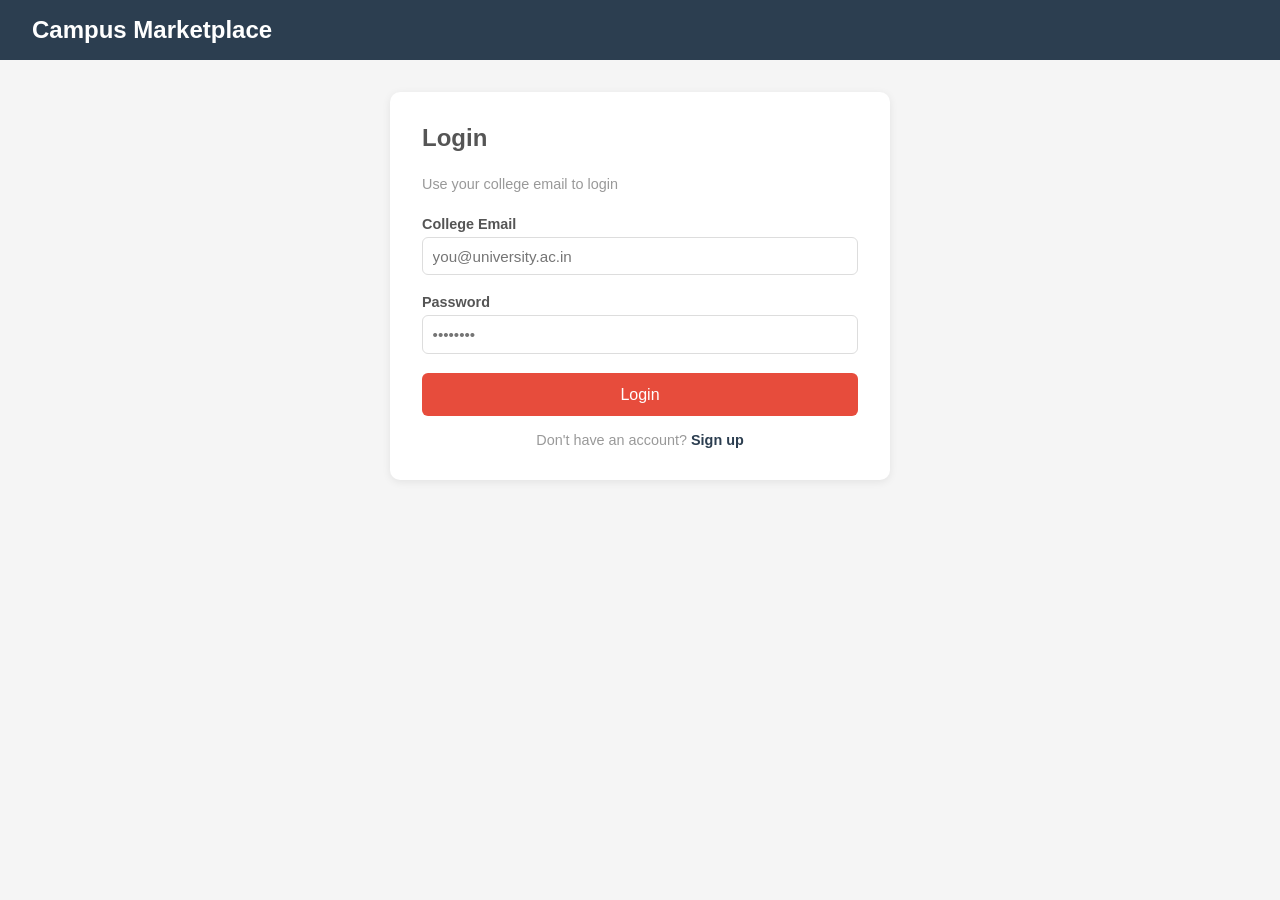
<file: templates/login.html>
<!DOCTYPE html>
<html>
<head>
    <title>Login - Campus Marketplace</title>
    <link rel="stylesheet" href="/static/css/style.css">
</head>
<body>
    <nav><h1>Campus Marketplace</h1></nav>
    <main>
        <div class="form-container">
            <h2>Login</h2>
            <p class="subtitle">Use your college email to login</p>
            <div id="error" class="error-msg" style="display:none"></div>
            <div class="form-group">
                <label>College Email</label>
                <input type="email" id="email" placeholder="you@university.ac.in">
            </div>
            <div class="form-group">
                <label>Password</label>
                <input type="password" id="password" placeholder="••••••••">
            </div>
            <button onclick="submitLogin()">Login</button>
            <p class="switch">Don't have an account? <a href="/signup">Sign up</a></p>
        </div>
    </main>
    <script>
        async function submitLogin() {
            const email = document.getElementById('email').value;
            const password = document.getElementById('password').value;
            const res = await fetch('/login', {
                method: 'POST',
                headers: { 'Content-Type': 'application/json' },
                body: JSON.stringify({ email, password })
            });
            const data = await res.json();
            if (res.ok) {
                window.location.href = '/';
            } else {
                document.getElementById('error').style.display = 'block';
                document.getElementById('error').textContent = data.error;
            }
        }
    </script>
</body>
</html>
</file>
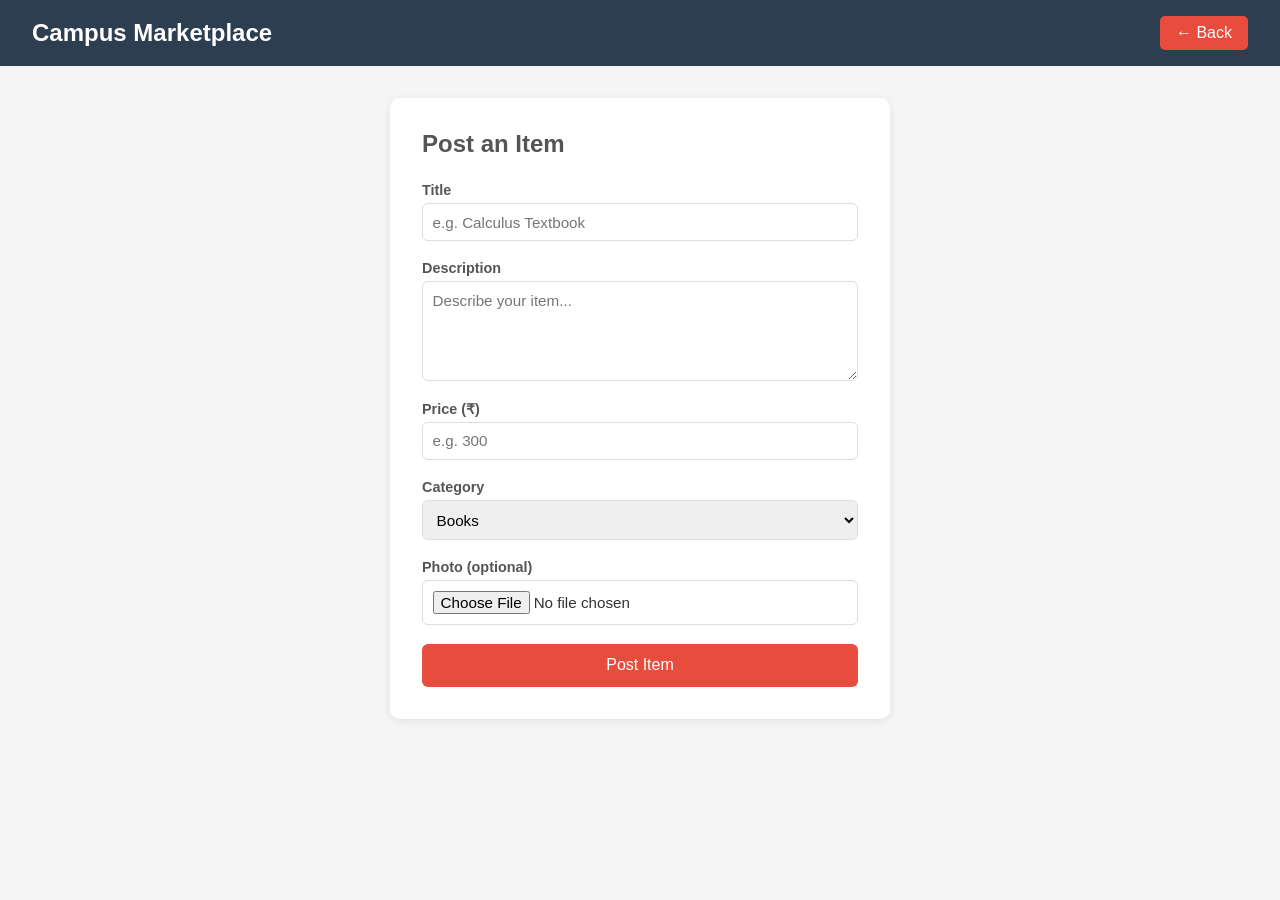
<file: templates/post.html>
<!DOCTYPE html>
<html>
<head>
    <title>Post an Item</title>
    <link rel="stylesheet" href="/static/css/style.css">
</head>
<body>
    <nav>
        <h1>Campus Marketplace</h1>
        <a href="/">← Back</a>
    </nav>
    <main>
        <div class="form-container">
            <h2>Post an Item</h2>
            <div id="error" class="error-msg" style="display:none"></div>
            <div class="form-group">
                <label>Title</label>
                <input type="text" id="title" placeholder="e.g. Calculus Textbook">
            </div>
            <div class="form-group">
                <label>Description</label>
                <textarea id="description" placeholder="Describe your item..."></textarea>
            </div>
            <div class="form-group">
                <label>Price (₹)</label>
                <input type="number" id="price" placeholder="e.g. 300">
            </div>
            <div class="form-group">
                <label>Category</label>
                <select id="category">
                    <option>Books</option>
                    <option>Electronics</option>
                    <option>Clothing</option>
                    <option>Stationery</option>
                    <option>Other</option>
                </select>
            </div>
            <div class="form-group">
                <label>Photo (optional)</label>
                <input type="file" id="image" accept="image/*">
                <div id="preview-wrapper" style="display:none; margin-top:10px;">
                    <img id="preview" style="max-width:100%; border-radius:8px;">
                </div>
            </div>
            <button onclick="submitListing()">Post Item</button>
        </div>
    </main>
    <script>
        document.getElementById('image').addEventListener('change', function() {
            const file = this.files[0];
            if (file) {
                const reader = new FileReader();
                reader.onload = function(e) {
                    document.getElementById('preview').src = e.target.result;
                    document.getElementById('preview-wrapper').style.display = 'block';
                }
                reader.readAsDataURL(file);
            }
        });

        async function submitListing() {
            const formData = new FormData();
            formData.append('title', document.getElementById('title').value);
            formData.append('description', document.getElementById('description').value);
            formData.append('price', document.getElementById('price').value);
            formData.append('category', document.getElementById('category').value);
            const imageFile = document.getElementById('image').files[0];
            if (imageFile) {
                formData.append('image', imageFile);
            }
            const res = await fetch('/api/listings', {
                method: 'POST',
                body: formData
            });
            const data = await res.json();
            if (res.ok) {
                window.location.href = '/';
            } else {
                document.getElementById('error').style.display = 'block';
                document.getElementById('error').textContent = data.error;
            }
        }
    </script>
</body>
</html>
</file>
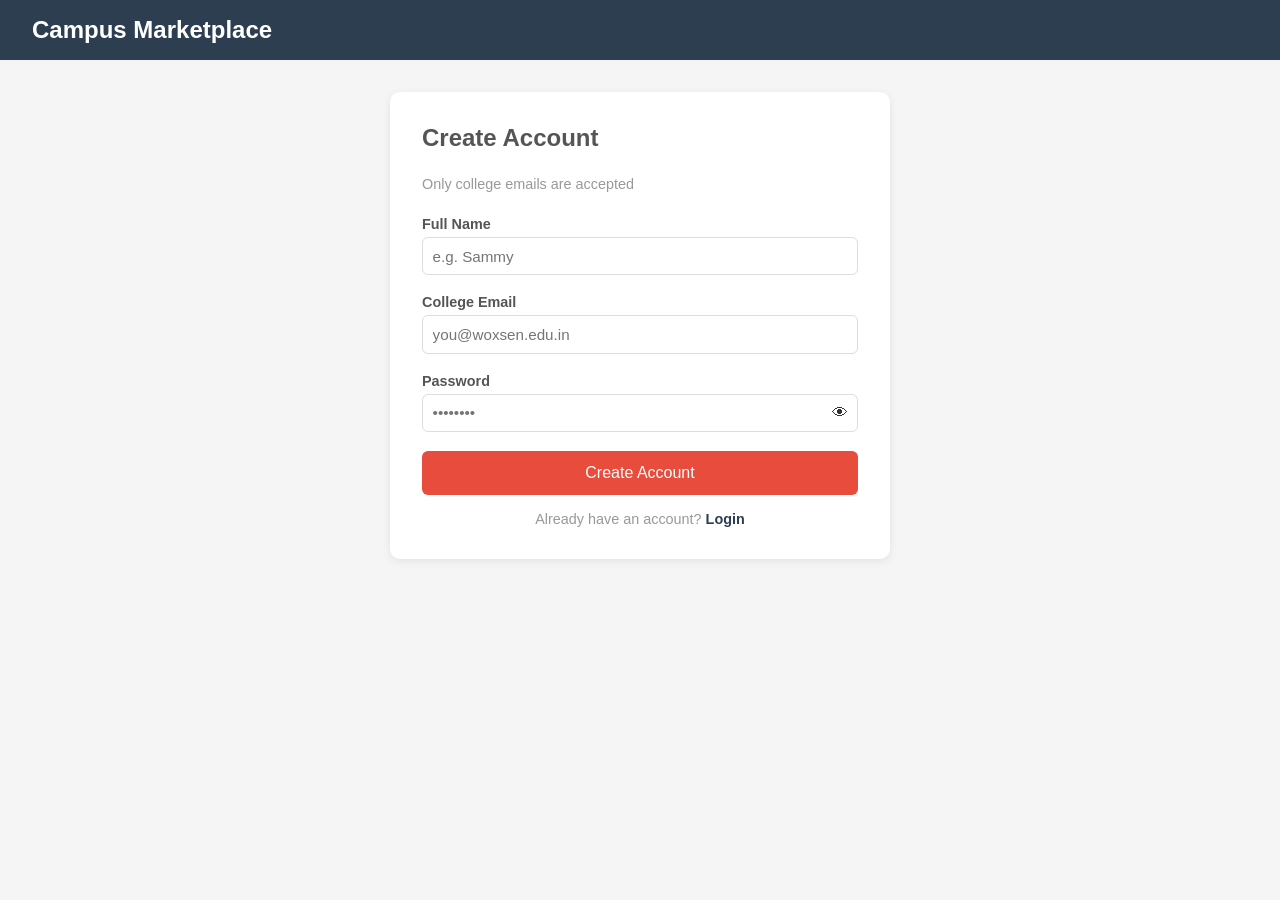
<file: templates/signup.html>
<!DOCTYPE html>
<html>
<head>
    <title>Sign Up - Campus Marketplace</title>
    <link rel="stylesheet" href="/static/css/style.css">
</head>
<body>
    <nav><h1>Campus Marketplace</h1></nav>
    <main>
        <div class="form-container">
            <h2>Create Account</h2>
            <p class="subtitle">Only college emails are accepted</p>
            <div id="error" class="error-msg" style="display:none"></div>
            <div class="form-group">
                <label>Full Name</label>
                <input type="text" id="name" placeholder="e.g. Sammy">
            </div>
            <div class="form-group">
                <label>College Email</label>
                <input type="email" id="email" placeholder="you@woxsen.edu.in">
            </div>
            <div class="form-group">
                <label>Password</label>
                <div class="password-wrapper">
                    <input type="password" id="password" placeholder="••••••••">
                    <span onclick="togglePassword()" id="eye">👁</span>
                </div>
            </div>
            <button onclick="submitSignup()">Create Account</button>
            <p class="switch">Already have an account? <a href="/login">Login</a></p>
        </div>
    </main>
    <script>
        function togglePassword() {
            const input = document.getElementById('password');
            const eye = document.getElementById('eye');
            if (input.type === 'password') {
                input.type = 'text';
                eye.textContent = '🙈';
            } else {
                input.type = 'password';
                eye.textContent = '👁';
            }
        }

        async function submitSignup() {
            const name = document.getElementById('name').value;
            const email = document.getElementById('email').value;
            const password = document.getElementById('password').value;
            const res = await fetch('/signup', {
                method: 'POST',
                headers: { 'Content-Type': 'application/json' },
                body: JSON.stringify({ name, email, password })
            });
            const data = await res.json();
            if (res.ok) {
                window.location.href = '/login';
            } else {
                document.getElementById('error').style.display = 'block';
                document.getElementById('error').textContent = data.error;
            }
        }
    </script>
</body>
</html>
</file>
<file: static/css/style.css>
* {
    margin: 0;
    padding: 0;
    box-sizing: border-box;
    font-family: Arial, sans-serif;
}
body { background-color: #f5f5f5; color: #333; }
nav {
    background-color: #2c3e50;
    color: white;
    padding: 1rem 2rem;
    display: flex;
    justify-content: space-between;
    align-items: center;
}
nav h1 { font-size: 1.5rem; }
nav a {
    background-color: #e74c3c;
    color: white;
    padding: 0.5rem 1rem;
    border-radius: 5px;
    text-decoration: none;
}
main {
    max-width: 1100px;
    margin: 2rem auto;
    padding: 0 1rem;
}
main h2 { margin-bottom: 1.5rem; color: #555; }
.grid {
    display: grid;
    grid-template-columns: repeat(auto-fill, minmax(220px, 1fr));
    gap: 1.5rem;
}
.card {
    background: white;
    border-radius: 10px;
    padding: 1rem;
    box-shadow: 0 2px 8px rgba(0,0,0,0.08);
}
.card h3 { font-size: 1rem; margin-bottom: 0.4rem; }
.card p { font-size: 0.9rem; color: #777; margin-bottom: 0.3rem; }
.price { font-size: 1.1rem !important; font-weight: bold; color: #2c3e50 !important; }
.contact-btn {
    display: block;
    margin-top: 0.8rem;
    background-color: #2c3e50;
    color: white;
    text-align: center;
    padding: 0.4rem;
    border-radius: 5px;
    text-decoration: none;
    font-size: 0.85rem;
}
.category {
    background: #f0f0f0;
    padding: 2px 8px;
    border-radius: 20px;
    font-size: 0.75rem;
    color: #555;
}
.seller { font-size: 0.85rem !important; color: #999 !important; }
.empty {
    text-align: center;
    padding: 4rem;
    color: #999;
}
.empty a {
    display: inline-block;
    margin-top: 1rem;
    color: #2c3e50;
    font-weight: bold;
    text-decoration: none;
}
.form-container {
    max-width: 500px;
    margin: 2rem auto;
    background: white;
    padding: 2rem;
    border-radius: 10px;
    box-shadow: 0 2px 8px rgba(0,0,0,0.08);
}
.form-container h2 { margin-bottom: 1.5rem; }
.form-group {
    margin-bottom: 1.2rem;
    display: flex;
    flex-direction: column;
    gap: 5px;
}
.form-group label { font-size: 0.9rem; font-weight: bold; color: #555; }
.form-group input,
.form-group textarea,
.form-group select {
    padding: 0.6rem;
    border: 1px solid #ddd;
    border-radius: 6px;
    font-size: 0.95rem;
}
.form-group textarea { height: 100px; resize: vertical; }
button {
    width: 100%;
    padding: 0.8rem;
    background-color: #e74c3c;
    color: white;
    border: none;
    border-radius: 6px;
    font-size: 1rem;
    cursor: pointer;
}
button:hover { background-color: #c0392b; }
.nav-right { display: flex; align-items: center; gap: 1rem; }
.nav-right span { color: #ccc; font-size: 0.9rem; }
.logout { background: transparent !important; color: #ccc !important; padding: 0 !important; }
.subtitle { color: #999; font-size: 0.9rem; margin-bottom: 1.5rem; }
.error-msg { background: #fde8e8; color: #e74c3c; padding: 0.8rem; border-radius: 6px; margin-bottom: 1rem; font-size: 0.9rem; }
.switch { text-align: center; margin-top: 1rem; font-size: 0.9rem; color: #999; }
.switch a { color: #2c3e50; font-weight: bold; text-decoration: none; }
.password-wrapper {
    position: relative;
    display: flex;
    align-items: center;
}
.password-wrapper input {
    width: 100%;
    padding-right: 2.5rem;
}
.password-wrapper span {
    position: absolute;
    right: 10px;
    cursor: pointer;
    font-size: 1rem;
}
.card-img {
    width: 100%;
    height: 160px;
    object-fit: cover;
    border-radius: 10px 10px 0 0;
}
.card-no-img {
    width: 100%;
    height: 160px;
    background: #f0f0f0;
    display: flex;
    align-items: center;
    justify-content: center;
    color: #aaa;
    font-size: 0.85rem;
    border-radius: 10px 10px 0 0;
}
.card { padding: 0; overflow: hidden; }
.card-body { padding: 1rem; }
.your-listing {
    display: block;
    margin-top: 0.8rem;
    text-align: center;
    color: #aaa;
    font-size: 0.85rem;
}
.chat-container {
    max-width: 600px;
    margin: 0 auto;
    background: white;
    border-radius: 10px;
    box-shadow: 0 2px 8px rgba(0,0,0,0.08);
    display: flex;
    flex-direction: column;
    height: 75vh;
}
.chat-header {
    padding: 1rem 1.5rem;
    border-bottom: 1px solid #eee;
}
.chat-header h2 { font-size: 1.1rem; }
.chat-listing { font-size: 0.85rem; color: #999; margin-top: 2px; }
.chat-messages {
    flex: 1;
    overflow-y: auto;
    padding: 1rem 1.5rem;
    display: flex;
    flex-direction: column;
    gap: 0.8rem;
}
.msg { max-width: 70%; display: flex; flex-direction: column; }
.msg p {
    padding: 0.6rem 1rem;
    border-radius: 18px;
    font-size: 0.95rem;
    margin: 0;
}
.msg-mine { align-self: flex-end; }
.msg-mine p { background: #2c3e50; color: white; border-bottom-right-radius: 4px; }
.msg-theirs { align-self: flex-start; }
.msg-theirs p { background: #f0f0f0; color: #333; border-bottom-left-radius: 4px; }
.msg-time { font-size: 0.7rem; color: #aaa; margin-top: 2px; padding: 0 4px; }
.chat-input {
    padding: 1rem 1.5rem;
    border-top: 1px solid #eee;
    display: flex;
    gap: 0.5rem;
}
.chat-input input {
    flex: 1;
    padding: 0.6rem 1rem;
    border: 1px solid #ddd;
    border-radius: 20px;
    font-size: 0.95rem;
    outline: none;
}
.chat-input button {
    width: auto;
    padding: 0.6rem 1.2rem;
    border-radius: 20px;
}
.inbox-list { display: flex; flex-direction: column; gap: 0.5rem; }
.inbox-item {
    display: flex;
    align-items: center;
    gap: 1rem;
    padding: 1rem;
    background: white;
    border-radius: 10px;
    box-shadow: 0 2px 8px rgba(0,0,0,0.06);
    text-decoration: none;
    color: inherit;
}
.inbox-item:hover { background: #f9f9f9; }
.inbox-avatar { font-size: 2rem; }
.inbox-info h3 { font-size: 1rem; margin-bottom: 2px; }
.inbox-info p { font-size: 0.85rem; color: #999; }
.profile-container {
    max-width: 900px;
    margin: 0 auto;
    display: flex;
    flex-direction: column;
    gap: 2rem;
}
.profile-card {
    background: white;
    border-radius: 10px;
    padding: 2rem;
    box-shadow: 0 2px 8px rgba(0,0,0,0.08);
    text-align: center;
}
.profile-avatar {
    width: 80px;
    height: 80px;
    border-radius: 50%;
    background: #2c3e50;
    color: white;
    font-size: 2rem;
    display: flex;
    align-items: center;
    justify-content: center;
    margin: 0 auto 1rem;
}
.profile-card h2 { font-size: 1.5rem; margin-bottom: 0.3rem; }
.profile-email { color: #999; font-size: 0.9rem; margin-bottom: 1rem; }
.profile-bio { color: #555; margin-bottom: 0.5rem; }
.profile-phone { color: #555; margin-bottom: 1rem; }
.profile-listings h3 { margin-bottom: 1rem; color: #555; }
</file>
